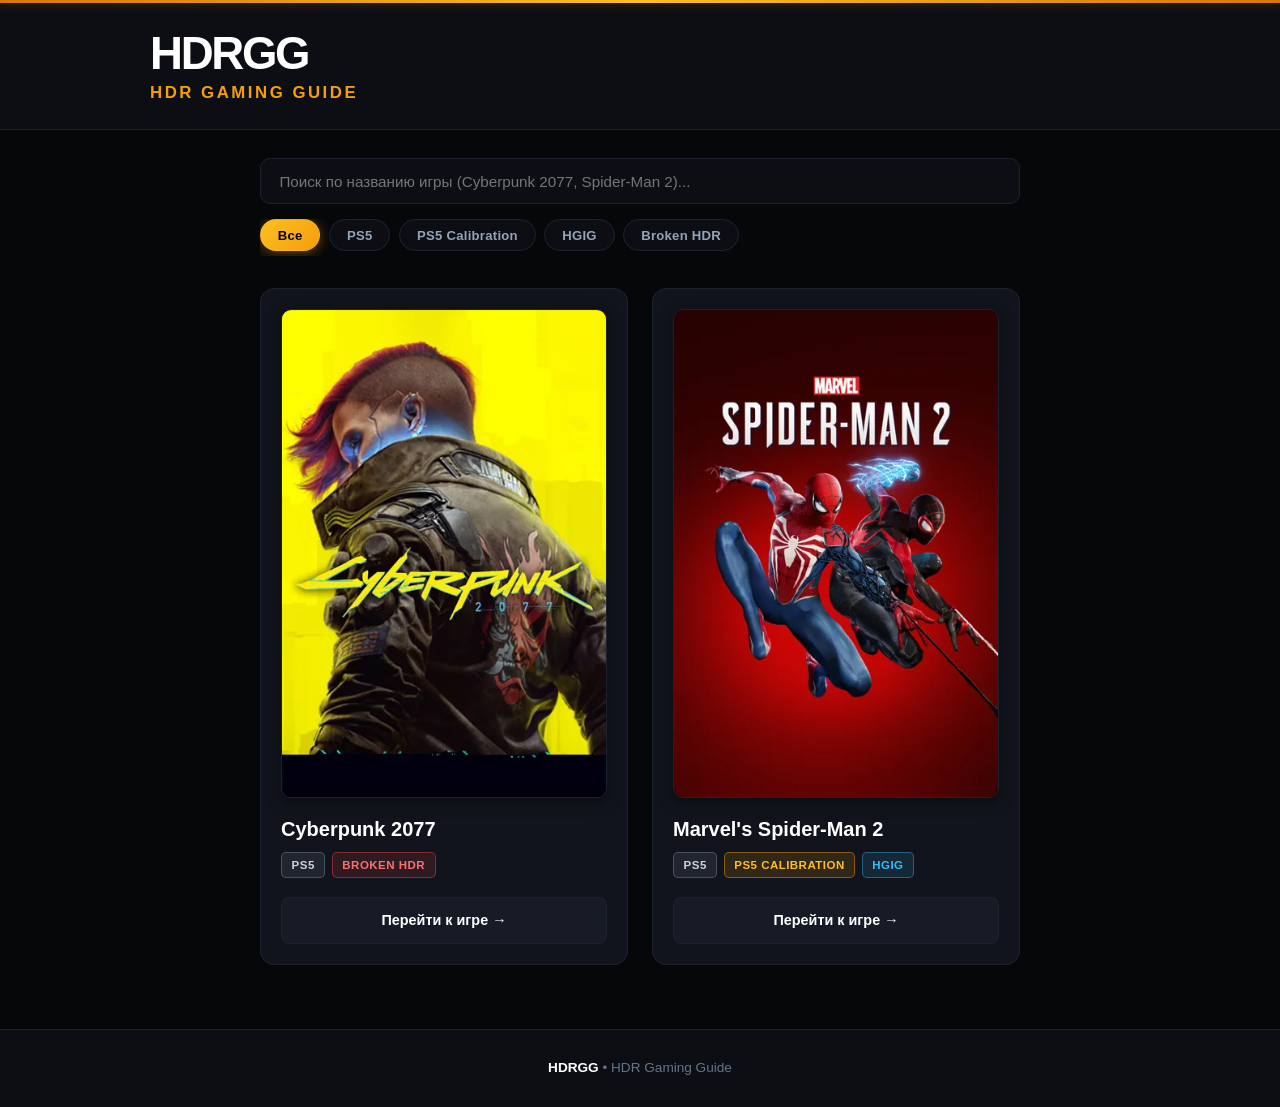
<file: index.html>
<!DOCTYPE html>
<html lang="ru">
<head>
  <meta charset="UTF-8">
  <meta name="viewport" content="width=device-width, initial-scale=1.0">
  <title>HDRGG — HDR Gaming Guide</title>
  <meta name="description" content="HDRGG (HDR Gaming Guide): проверенные настройки HDR, калибровки PS5 и HGiG для игр.">

  <!-- Open Graph -->
  <meta property="og:title" content="HDRGG — HDR Gaming Guide">
  <meta property="og:description" content="HDRGG: калибровка PS5, HGiG и настройки HDR в играх.">
  <meta property="og:type" content="website">

  <link rel="stylesheet" href="style.css">
</head>
<body>

  <!-- Top Accent Edge -->
  <div class="hdr-edge"></div>

  <!-- Single Monolithic Header: HDRGG with HDR Gaming Guide strictly beneath -->
  <header class="header">
    <div class="header-container">
      <div class="brand">
        <h1 class="brand-title">HDRGG</h1>
        <div class="brand-subtitle">HDR Gaming Guide</div>
      </div>
    </div>
  </header>

  <!-- Main Content -->
  <main class="main">
    <!-- Controls: Search & Filters -->
    <div class="controls-panel">
      <input type="text" id="gameSearch" class="search-input" placeholder="Поиск по названию игры (Cyberpunk 2077, Spider-Man 2)..." autocomplete="off">
      <div class="filter-pills">
        <button class="filter-pill active" data-filter="all">Все</button>
        <button class="filter-pill" data-filter="ps5">PS5</button>
        <button class="filter-pill" data-filter="ps5-calibration">PS5 Calibration</button>
        <button class="filter-pill" data-filter="hgig">HGIG</button>
        <button class="filter-pill" data-filter="broken-hdr">Broken HDR</button>
      </div>
    </div>

    <!-- Games Grid (populated from games.json; posters loaded from games/<id>/poster.webp) -->
    <div id="gamesGrid" class="games-grid"></div>

    <!-- Batched Pagination ("Показать ещё" when catalog > 20 games) -->
    <div id="loadMoreWrap" class="load-more-wrap" style="display: none;">
      <button id="loadMoreBtn" class="btn-load-more">Показать ещё</button>
    </div>
  </main>

  <footer class="footer">
    <p><strong>HDRGG</strong> • HDR Gaming Guide</p>
  </footer>

  <script src="app.js" defer></script>
</body>
</html>
</file>
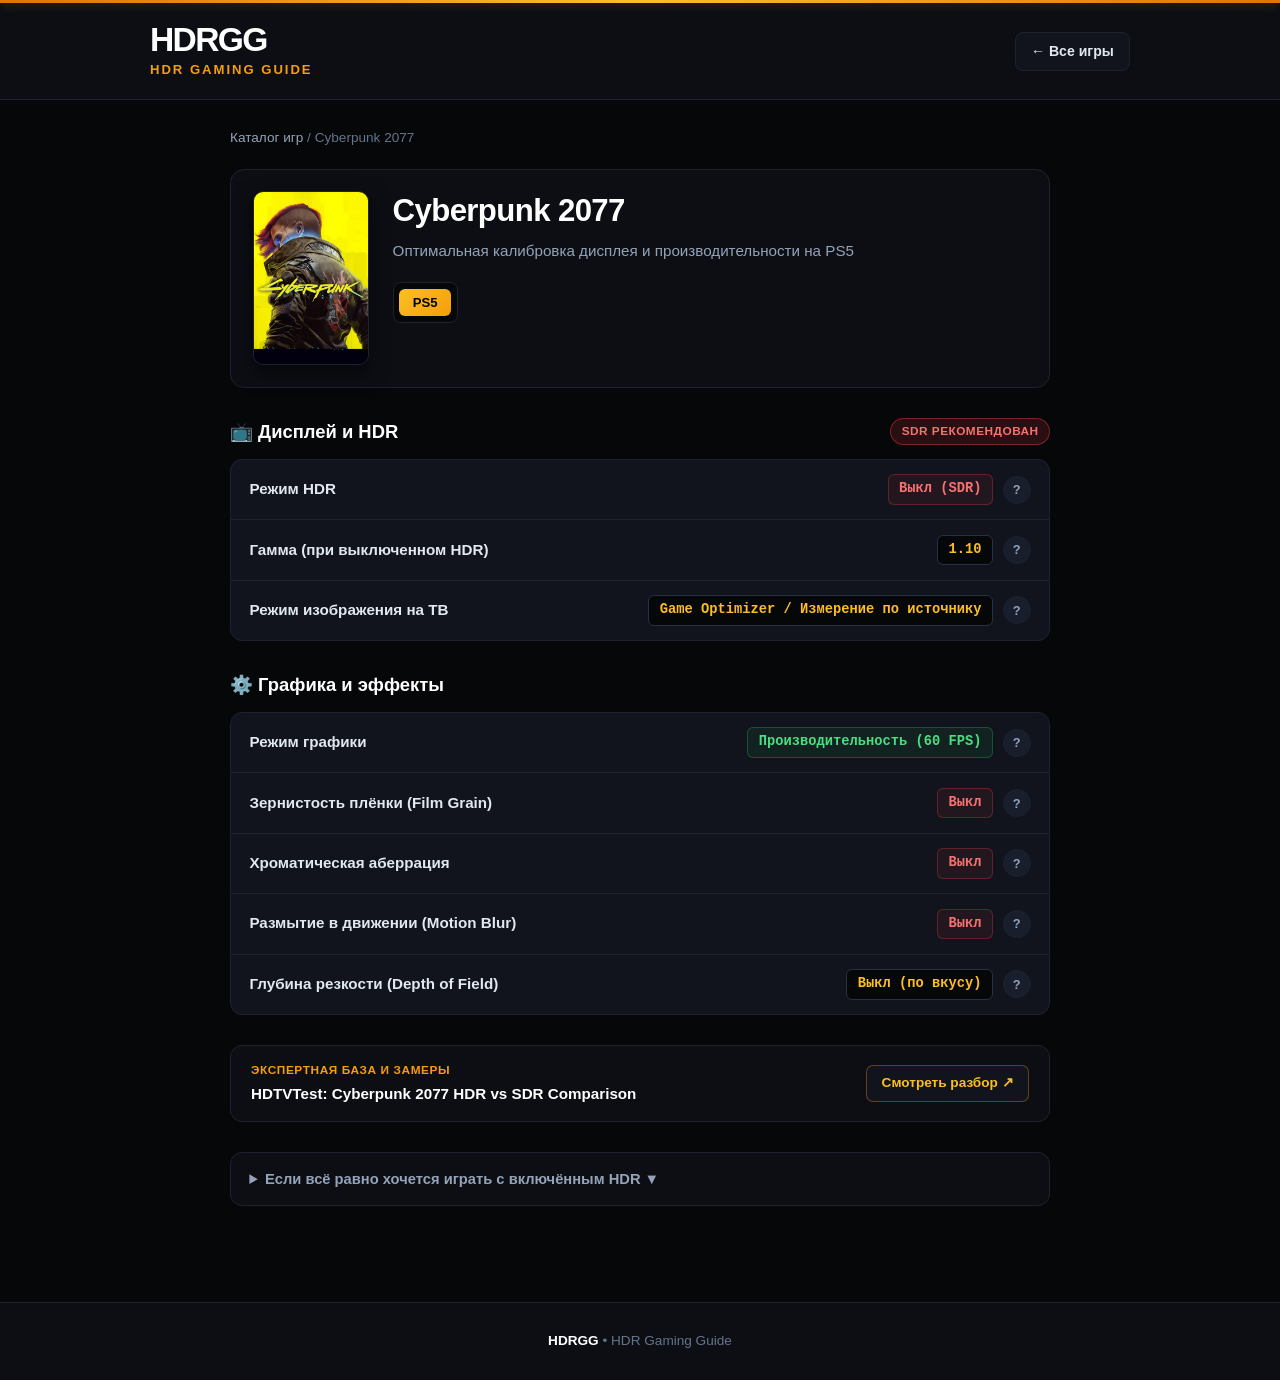
<file: games/cyberpunk-2077/index.html>
<!DOCTYPE html>
<html lang="ru">
<head>
  <meta charset="UTF-8">
  <meta name="viewport" content="width=device-width, initial-scale=1.0">
  <title>Cyberpunk 2077 — Настройки HDR и графики на PS5 | HDRGG</title>
  <meta name="description" content="Cyberpunk 2077: Оптимальная калибровка дисплея и производительности на PS5">

  <!-- Open Graph -->
  <meta property="og:title" content="Cyberpunk 2077 — Настройки HDR и графики на PS5 | HDRGG">
  <meta property="og:description" content="Оптимальная калибровка дисплея и производительности на PS5">
  <meta property="og:type" content="article">

  <link rel="stylesheet" href="../../style.css">
</head>
<body>

  <div class="hdr-edge"></div>

  <header class="header header-compact">
    <div class="header-container">
      <a href="../../" class="brand">
        <div class="brand-title">HDRGG</div>
        <div class="brand-subtitle">HDR Gaming Guide</div>
      </a>
      <a href="../../" class="nav-back">← Все игры</a>
    </div>
  </header>

  <main class="main main-narrow">
    <nav class="breadcrumbs">
      <a href="../../">Каталог игр</a> / <span>Cyberpunk 2077</span>
    </nav>

    <section class="game-hero">
      <div class="game-hero-poster">
        <img src="poster.webp" alt="Cyberpunk 2077" width="400" height="600" decoding="async">
      </div>
      <div class="game-info">
        <h1 class="game-title">Cyberpunk 2077</h1>
        <p class="game-subtitle">Оптимальная калибровка дисплея и производительности на PS5</p>
        <div class="platform-tabs" role="tablist">
          <button class="platform-tab active" data-platform="ps5">PS5</button>
        </div>
      </div>
    </section>

    <section>
      <div class="section-head">
        <h2 class="section-title">📺 Дисплей и HDR</h2>
        <span class="verdict-tag verdict-broken">SDR Рекомендован</span>
      </div>
      <div class="settings-box">
        <div class="setting-row">
          <div class="setting-main">
            <span class="setting-name">Режим HDR</span>
            <div class="setting-action">
              <span class="setting-value val-off">Выкл (SDR)</span>
              <button class="btn-why" title="Почему так?" aria-label="Пояснение к параметру">?</button>
            </div>
          </div>
          <div class="setting-why-panel">
            <strong>Почему выключаем:</strong> В игре нативно поднят уровень чёрного (Black Floor Elevation) — игра не гасит пиксели в темноте. Тени заливает серо-зелёной дымкой даже на OLED. В SDR картинка выдаёт эталонный глубокий чёрный и правильный контраст.
          </div>
        </div>
        <div class="setting-row">
          <div class="setting-main">
            <span class="setting-name">Гамма (при выключенном HDR)</span>
            <div class="setting-action">
              <span class="setting-value">1.10</span>
              <button class="btn-why" title="Почему так?" aria-label="Пояснение к параметру">?</button>
            </div>
          </div>
          <div class="setting-why-panel">
            <strong>Зачем 1.10:</strong> При дефолтном значении 1.00 в SDR слегка давятся околочёрные детали (black crush). 1.10 аккуратно раскрывает полутона в тенях, сохраняя глубокий чёрный.
          </div>
        </div>
        <div class="setting-row">
          <div class="setting-main">
            <span class="setting-name">Режим изображения на ТВ</span>
            <div class="setting-action">
              <span class="setting-value">Game Optimizer / Измерение по источнику</span>
              <button class="btn-why" title="Почему так?" aria-label="Пояснение к параметру">?</button>
            </div>
          </div>
          <div class="setting-why-panel">
            <strong>Почему:</strong> Отключаем динамический контраст и улучшайзеры движения ТВ, чтобы сохранить честную гамму и минимальный input lag.
          </div>
        </div>
      </div>
    </section>

    <section>
      <div class="section-head">
        <h2 class="section-title">⚙️ Графика и эффекты</h2>
        
      </div>
      <div class="settings-box">
        <div class="setting-row">
          <div class="setting-main">
            <span class="setting-name">Режим графики</span>
            <div class="setting-action">
              <span class="setting-value val-on">Производительность (60 FPS)</span>
              <button class="btn-why" title="Почему так?" aria-label="Пояснение к параметру">?</button>
            </div>
          </div>
          <div class="setting-why-panel">
            <strong>Почему 60 FPS:</strong> Режим Ray Tracing снижает частоту до 30 FPS ради локальных теней. В динамичном шутере от первого лица 60 FPS критичны для отзывчивости управления.
          </div>
        </div>
        <div class="setting-row">
          <div class="setting-main">
            <span class="setting-name">Зернистость плёнки (Film Grain)</span>
            <div class="setting-action">
              <span class="setting-value val-off">Выкл</span>
              <button class="btn-why" title="Почему так?" aria-label="Пояснение к параметру">?</button>
            </div>
          </div>
          <div class="setting-why-panel">
            <strong>Почему выключаем:</strong> Убирает искусственный шум на текстурах и делает 4K-картинку чище.
          </div>
        </div>
        <div class="setting-row">
          <div class="setting-main">
            <span class="setting-name">Хроматическая аберрация</span>
            <div class="setting-action">
              <span class="setting-value val-off">Выкл</span>
              <button class="btn-why" title="Почему так?" aria-label="Пояснение к параметру">?</button>
            </div>
          </div>
          <div class="setting-why-panel">
            <strong>Почему выключаем:</strong> Убирает цветные ореолы и размытие по краям кадра.
          </div>
        </div>
        <div class="setting-row">
          <div class="setting-main">
            <span class="setting-name">Размытие в движении (Motion Blur)</span>
            <div class="setting-action">
              <span class="setting-value val-off">Выкл</span>
              <button class="btn-why" title="Почему так?" aria-label="Пояснение к параметру">?</button>
            </div>
          </div>
          <div class="setting-why-panel">
            <strong>Почему выключаем:</strong> Сохраняет чёткость окружения при быстрых поворотах камеры.
          </div>
        </div>
        <div class="setting-row">
          <div class="setting-main">
            <span class="setting-name">Глубина резкости (Depth of Field)</span>
            <div class="setting-action">
              <span class="setting-value">Выкл (по вкусу)</span>
              <button class="btn-why" title="Почему так?" aria-label="Пояснение к параметру">?</button>
            </div>
          </div>
          <div class="setting-why-panel">
            <strong>Почему:</strong> Без размытия заднего плана архитектура Найт-Сити остаётся резкой на любой дистанции.
          </div>
        </div>
      </div>
    </section>

    <div class="source-banner">
      <div class="source-info">
        <span class="source-label">Экспертная база и замеры</span>
        <span class="source-title">HDTVTest: Cyberpunk 2077 HDR vs SDR Comparison</span>
      </div>
      <a href="https://www.youtube.com/watch?v=ms-qPkvpXrQ" target="_blank" rel="noopener noreferrer" class="source-btn">
        Смотреть разбор ↗
      </a>
    </div>
    <details class="alt-details">
      <summary class="alt-summary">Если всё равно хочется играть с включённым HDR ▼</summary>
      <div class="alt-content">
        <div class="settings-box" style="margin-bottom: 0;">
          <div class="setting-row">
            <div class="setting-main">
              <span class="setting-name">Максимальная яркость</span>
              <div class="setting-action">
                <span class="setting-value">800 / 1000 нит</span>
                <button class="btn-why" title="Почему так?">?</button>
              </div>
            </div>
            <div class="setting-why-panel">
              Выставлять строго под паспортный пик вашего ТВ в режиме HGiG (800 нит для LG OLED C-серии, 1000 нит для QD-OLED / Mini-LED).
            </div>
          </div>
          <div class="setting-row">
            <div class="setting-main">
              <span class="setting-name">Paper White (Яркость интерфейса)</span>
              <div class="setting-action">
                <span class="setting-value">120 – 140 нит</span>
                <button class="btn-why" title="Почему так?">?</button>
              </div>
            </div>
            <div class="setting-why-panel">
              Значения выше 150 нит делают интерфейс чрезмерно слепящим в тёмной комнате.
            </div>
          </div>
          <div class="setting-row">
            <div class="setting-main">
              <span class="setting-name">Tone Mapping Midpoint</span>
              <div class="setting-action">
                <span class="setting-value">0.95 (дефолт 1.50)</span>
                <button class="btn-why" title="Почему так?">?</button>
              </div>
            </div>
            <div class="setting-why-panel">
              Опускает средние тона ближе к референсной гамме, частично компенсируя высветленные тени.
            </div>
          </div>
          <div class="setting-row">
            <div class="setting-main">
              <span class="setting-name">Режим Tone Mapping на ТВ</span>
              <div class="setting-action">
                <span class="setting-value">HGiG (DTM = Выкл)</span>
                <button class="btn-why" title="Почему так?">?</button>
              </div>
            </div>
            <div class="setting-why-panel">
              Отключаем Dynamic Tone Mapping на телевизоре, чтобы ТВ дополнительно не задирал уровень чёрного.
            </div>
          </div>
        </div>
      </div>
    </details>
  </main>

  <footer class="footer">
    <p><strong>HDRGG</strong> • HDR Gaming Guide</p>
  </footer>

  <button id="backToTop" class="back-to-top" title="Наверх" aria-label="Наверх">↑</button>

  <script src="../../game.js" defer></script>
</body>
</html>
</file>
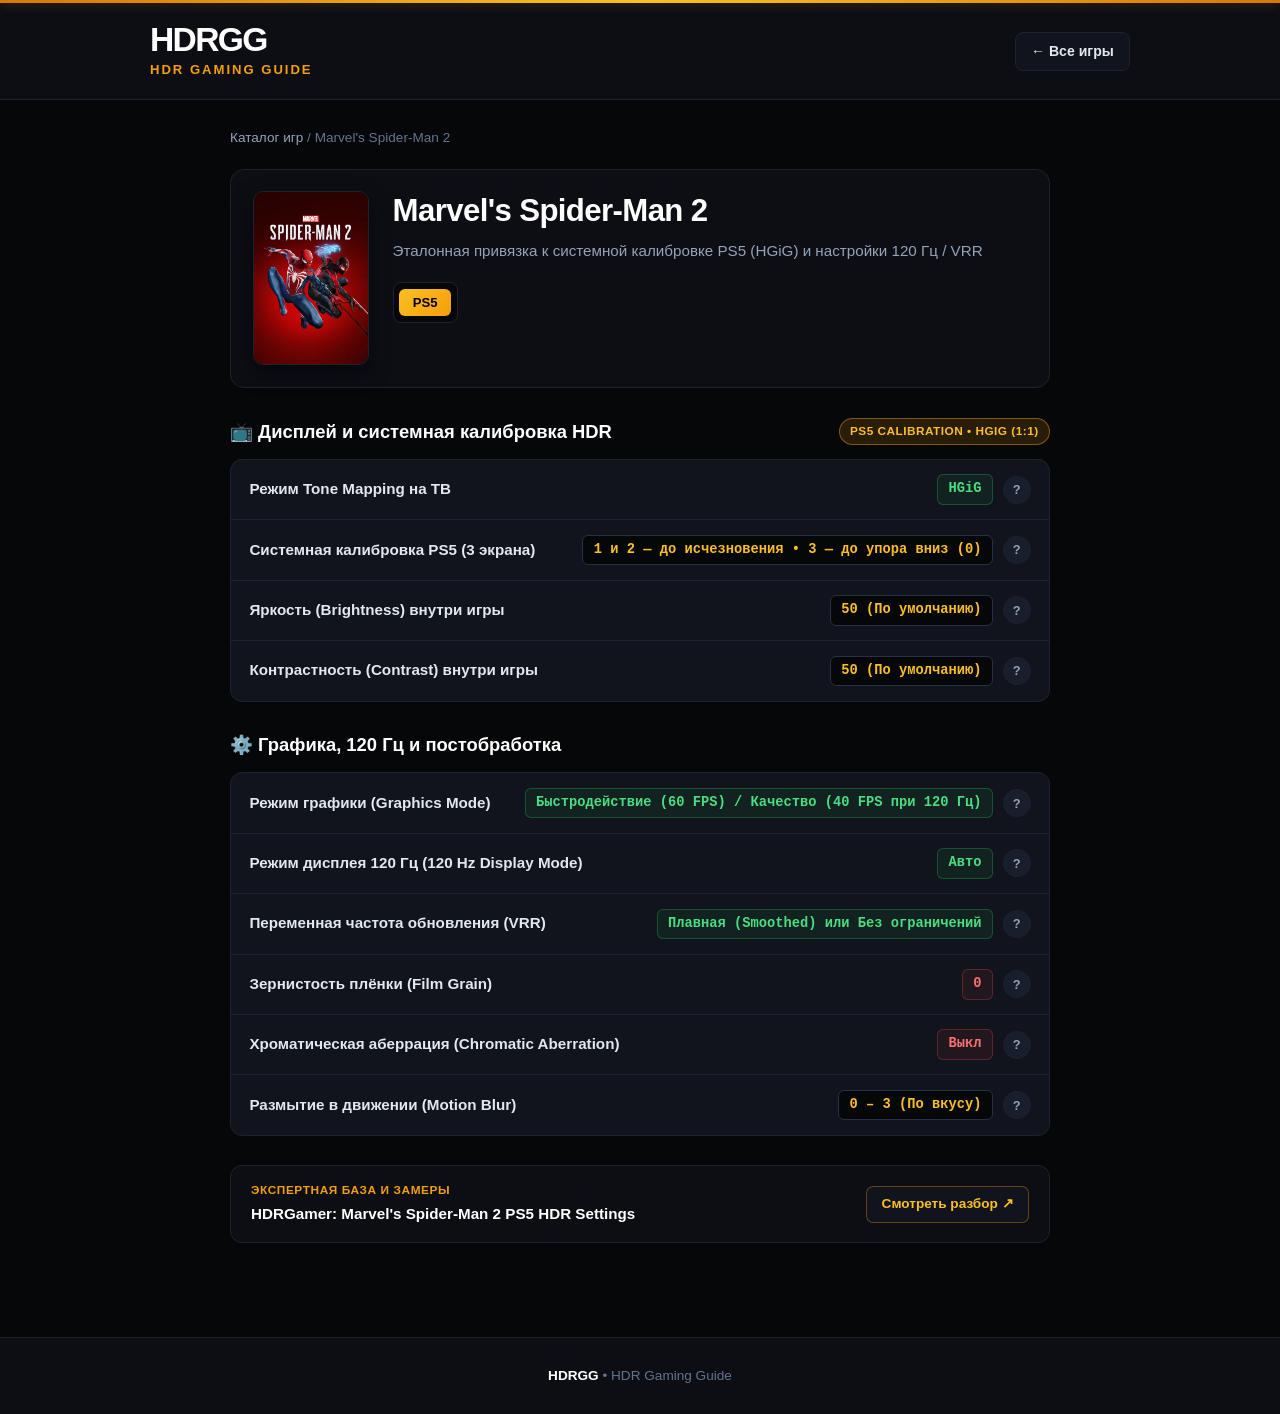
<file: games/spiderman-2/index.html>
<!DOCTYPE html>
<html lang="ru">
<head>
  <meta charset="UTF-8">
  <meta name="viewport" content="width=device-width, initial-scale=1.0">
  <title>Marvel's Spider-Man 2 — Настройки HDR и графики на PS5 | HDRGG</title>
  <meta name="description" content="Marvel's Spider-Man 2: Эталонная привязка к системной калибровке PS5 (HGiG) и настройки 120 Гц / VRR">

  <!-- Open Graph -->
  <meta property="og:title" content="Marvel's Spider-Man 2 — Настройки HDR и графики на PS5 | HDRGG">
  <meta property="og:description" content="Эталонная привязка к системной калибровке PS5 (HGiG) и настройки 120 Гц / VRR">
  <meta property="og:type" content="article">

  <link rel="stylesheet" href="../../style.css">
</head>
<body>

  <div class="hdr-edge"></div>

  <header class="header header-compact">
    <div class="header-container">
      <a href="../../" class="brand">
        <div class="brand-title">HDRGG</div>
        <div class="brand-subtitle">HDR Gaming Guide</div>
      </a>
      <a href="../../" class="nav-back">← Все игры</a>
    </div>
  </header>

  <main class="main main-narrow">
    <nav class="breadcrumbs">
      <a href="../../">Каталог игр</a> / <span>Marvel's Spider-Man 2</span>
    </nav>

    <section class="game-hero">
      <div class="game-hero-poster">
        <img src="poster.webp" alt="Marvel's Spider-Man 2" width="400" height="600" decoding="async">
      </div>
      <div class="game-info">
        <h1 class="game-title">Marvel's Spider-Man 2</h1>
        <p class="game-subtitle">Эталонная привязка к системной калибровке PS5 (HGiG) и настройки 120 Гц / VRR</p>
        <div class="platform-tabs" role="tablist">
          <button class="platform-tab active" data-platform="ps5">PS5</button>
        </div>
      </div>
    </section>

    <section>
      <div class="section-head">
        <h2 class="section-title">📺 Дисплей и системная калибровка HDR</h2>
        <span class="verdict-tag verdict-gold">PS5 Calibration • HGiG (1:1)</span>
      </div>
      <div class="settings-box">
        <div class="setting-row">
          <div class="setting-main">
            <span class="setting-name">Режим Tone Mapping на ТВ</span>
            <div class="setting-action">
              <span class="setting-value val-on">HGiG</span>
              <button class="btn-why" title="Почему так?" aria-label="Пояснение к параметру">?</button>
            </div>
          </div>
          <div class="setting-why-panel">
            <strong>Правило PS5 Calibration = HGiG:</strong> Движок Insomniac напрямую считывает параметры системного меню «Настройка HDR» консоли PS5. Включите HGiG на телевизоре перед калибровкой консоли для точной передачи светлых бликов без клиппинга.
          </div>
        </div>
        <div class="setting-row">
          <div class="setting-main">
            <span class="setting-name">Системная калибровка PS5 (3 экрана)</span>
            <div class="setting-action">
              <span class="setting-value">1 и 2 — до исчезновения • 3 — до упора вниз (0)</span>
              <button class="btn-why" title="Почему так?" aria-label="Пояснение к параметру">?</button>
            </div>
          </div>
          <div class="setting-why-panel">
            <strong>Почему так:</strong> На 1-м и 2-м экранах доведите солнце ровно до грани исчезновения при включённом HGiG. На 3-м экране (уровень чёрного) опустите ползунок в самый низ для чистого нулевого чёрного на OLED.
          </div>
        </div>
        <div class="setting-row">
          <div class="setting-main">
            <span class="setting-name">Яркость (Brightness) внутри игры</span>
            <div class="setting-action">
              <span class="setting-value">50 (По умолчанию)</span>
              <button class="btn-why" title="Почему так?" aria-label="Пояснение к параметру">?</button>
            </div>
          </div>
          <div class="setting-why-panel">
            <strong>Почему не трогаем:</strong> Ползунок меняет только общую экспозицию средних тонов (Paper White), а не пиковую яркость. Значение 50 сохраняет авторский баланс дня и ночи.
          </div>
        </div>
        <div class="setting-row">
          <div class="setting-main">
            <span class="setting-name">Контрастность (Contrast) внутри игры</span>
            <div class="setting-action">
              <span class="setting-value">50 (По умолчанию)</span>
              <button class="btn-why" title="Почему так?" aria-label="Пояснение к параметру">?</button>
            </div>
          </div>
          <div class="setting-why-panel">
            <strong>Почему 50:</strong> Повышение контраста выше 50 начинает давить детали в глубоких тенях и клипповать яркие неоновые вывески.
          </div>
        </div>
      </div>
    </section>

    <section>
      <div class="section-head">
        <h2 class="section-title">⚙️ Графика, 120 Гц и постобработка</h2>
        
      </div>
      <div class="settings-box">
        <div class="setting-row">
          <div class="setting-main">
            <span class="setting-name">Режим графики (Graphics Mode)</span>
            <div class="setting-action">
              <span class="setting-value val-on">Быстродействие (60 FPS) / Качество (40 FPS при 120 Гц)</span>
              <button class="btn-why" title="Почему так?" aria-label="Пояснение к параметру">?</button>
            </div>
          </div>
          <div class="setting-why-panel">
            <strong>Почему:</strong> В игре аппаратная трассировка лучей включена во всех режимах. На ТВ с HDMI 2.1 (120 Гц) режим «Качество» работает при плавных 40 FPS, а «Быстродействие» выдаёт 60+ FPS.
          </div>
        </div>
        <div class="setting-row">
          <div class="setting-main">
            <span class="setting-name">Режим дисплея 120 Гц (120 Hz Display Mode)</span>
            <div class="setting-action">
              <span class="setting-value val-on">Авто</span>
              <button class="btn-why" title="Почему так?" aria-label="Пояснение к параметру">?</button>
            </div>
          </div>
          <div class="setting-why-panel">
            <strong>Зачем включать:</strong> Активирует вывод в контейнере 120 Гц, снижая задержку ввода и открывая режим 40 FPS в пресете «Качество».
          </div>
        </div>
        <div class="setting-row">
          <div class="setting-main">
            <span class="setting-name">Переменная частота обновления (VRR)</span>
            <div class="setting-action">
              <span class="setting-value val-on">Плавная (Smoothed) или Без ограничений</span>
              <button class="btn-why" title="Почему так?" aria-label="Пояснение к параметру">?</button>
            </div>
          </div>
          <div class="setting-why-panel">
            <strong>Почему:</strong> Убирает микрофризы при полётах на паутине над плотным трафиком Манхэттена.
          </div>
        </div>
        <div class="setting-row">
          <div class="setting-main">
            <span class="setting-name">Зернистость плёнки (Film Grain)</span>
            <div class="setting-action">
              <span class="setting-value val-off">0</span>
              <button class="btn-why" title="Почему так?" aria-label="Пояснение к параметру">?</button>
            </div>
          </div>
          <div class="setting-why-panel">
            <strong>Почему 0:</strong> Полностью убирает искусственный шум в ночных сценах и делает отражения на небоскрёбах идеально чистыми.
          </div>
        </div>
        <div class="setting-row">
          <div class="setting-main">
            <span class="setting-name">Хроматическая аберрация (Chromatic Aberration)</span>
            <div class="setting-action">
              <span class="setting-value val-off">Выкл</span>
              <button class="btn-why" title="Почему так?" aria-label="Пояснение к параметру">?</button>
            </div>
          </div>
          <div class="setting-why-panel">
            <strong>Почему выключаем:</strong> Избавляет контуры объектов на периферии экрана от цветного расслоения.
          </div>
        </div>
        <div class="setting-row">
          <div class="setting-main">
            <span class="setting-name">Размытие в движении (Motion Blur)</span>
            <div class="setting-action">
              <span class="setting-value">0 – 3 (По вкусу)</span>
              <button class="btn-why" title="Почему так?" aria-label="Пояснение к параметру">?</button>
            </div>
          </div>
          <div class="setting-why-panel">
            <strong>Почему:</strong> В Spider-Man 2 качественный пообъектный моушн-блюр, но на OLED-экранах при 60–120 Гц значения 0–3 дают лучшую читаемость во время полётов.
          </div>
        </div>
      </div>
    </section>

    <div class="source-banner">
      <div class="source-info">
        <span class="source-label">Экспертная база и замеры</span>
        <span class="source-title">HDRGamer: Marvel's Spider-Man 2 PS5 HDR Settings</span>
      </div>
      <a href="https://www.hdrgamer.com/2023/10/marvels-spider-man-2-hdr-settings.html" target="_blank" rel="noopener noreferrer" class="source-btn">
        Смотреть разбор ↗
      </a>
    </div>
  </main>

  <footer class="footer">
    <p><strong>HDRGG</strong> • HDR Gaming Guide</p>
  </footer>

  <button id="backToTop" class="back-to-top" title="Наверх" aria-label="Наверх">↑</button>

  <script src="../../game.js" defer></script>
</body>
</html>
</file>
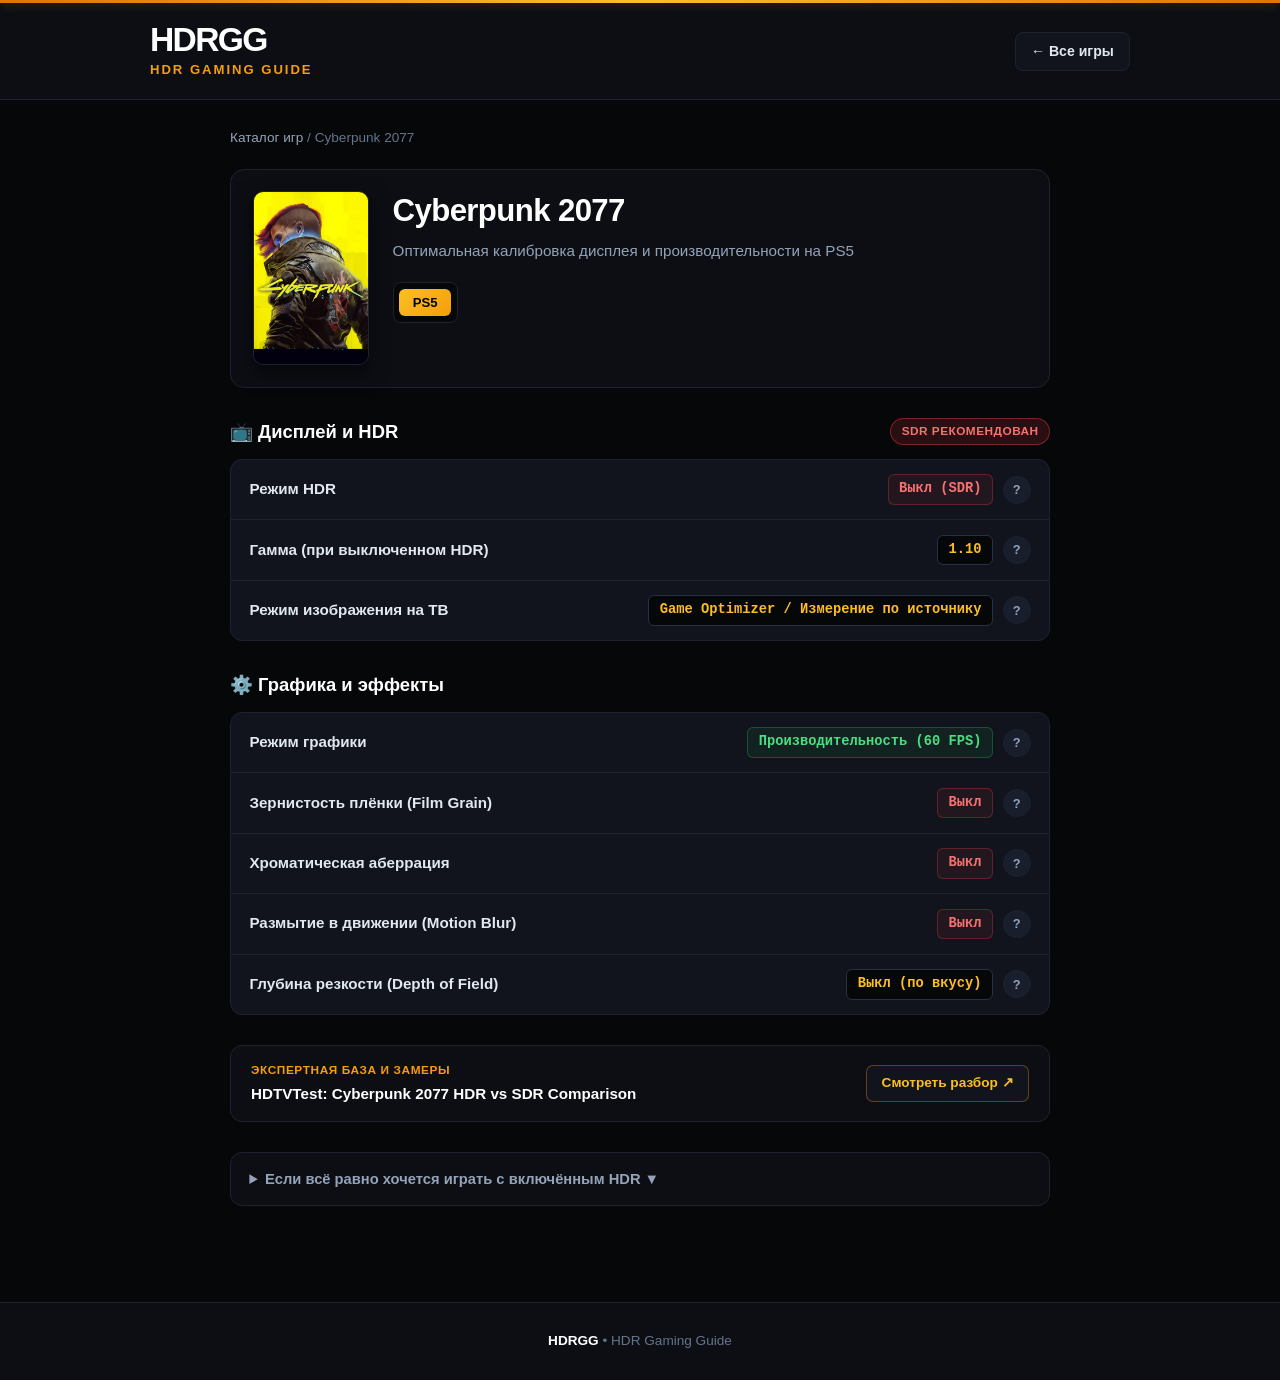
<file: game.html>
<!DOCTYPE html>
<html lang="ru">
<head>
  <meta charset="UTF-8">
  <meta name="viewport" content="width=device-width, initial-scale=1.0">
  <title>HDRGG — Настройки игры</title>
  <meta name="description" content="HDRGG (HDR Gaming Guide): оптимальные настройки HDR и графики для PS5.">
  <link rel="stylesheet" href="style.css">
</head>
<body>

  <div class="hdr-edge"></div>

  <header class="header header-compact">
    <div class="header-container">
      <a href="./" class="brand">
        <div class="brand-title">HDRGG</div>
        <div class="brand-subtitle">HDR Gaming Guide</div>
      </a>
      <a href="./" class="nav-back">← Все игры</a>
    </div>
  </header>

  <main id="dynamicGameRoot" class="main main-narrow"></main>

  <footer class="footer">
    <p><strong>HDRGG</strong> • HDR Gaming Guide</p>
  </footer>

  <button id="backToTop" class="back-to-top" title="Наверх" aria-label="Наверх">↑</button>

  <script src="game.js" defer></script>
</body>
</html>
</file>
<file: style.css>
/* ==========================================================================
   HDRGG — HDR Gaming Guide
   Authentic HDR Theme (OLED Pitch Black & HDR Gold — Strictly Zero Purple)
   Shared stylesheet for Catalog (index.html) and Game Pages (games/<id>/index.html)
   ========================================================================== */

:root {
  --bg-black: #060709;
  --bg-surface: #0c0e14;
  --bg-card: #11141c;
  --bg-card-hover: #161b25;
  --border-subtle: #1c2230;

  /* HDR Gold & Semantic Accents */
  --hdr-gold: #f59e0b;
  --hdr-gold-bright: #fbbf24;
  --hdr-cyan: #38bdf8;
  --hdr-green: #22c55e;
  --hdr-red: #ef4444;

  --text-white: #ffffff;
  --text-main: #e2e8f0;
  --text-muted: #94a3b8;
  --text-dim: #64748b;

  --font-sans: -apple-system, BlinkMacSystemFont, "Segoe UI", Roboto, "Helvetica Neue", Arial, sans-serif;
  --font-mono: ui-monospace, SFMono-Regular, Menlo, Consolas, monospace;
}

* {
  box-sizing: border-box;
  margin: 0;
  padding: 0;
}

html, body {
  background-color: #060709;
  background-color: var(--bg-black, #060709);
  color: #e2e8f0;
  color: var(--text-main, #e2e8f0);
  font-family: var(--font-sans);
  line-height: 1.5;
  min-height: 100vh;
  display: flex;
  flex-direction: column;
  -webkit-font-smoothing: antialiased;
}

a {
  color: var(--hdr-gold-bright);
  text-decoration: none;
  transition: color 0.15s ease;
}

a:hover {
  color: var(--hdr-gold);
}

/* Top Ambient Gold Edge */
.hdr-edge {
  height: 3px;
  width: 100%;
  background: linear-gradient(90deg, #d97706, #fbbf24, #d97706);
  position: sticky;
  top: 0;
  z-index: 60;
  box-shadow: 0 0 12px rgba(245, 158, 11, 0.4);
}

/* Monolithic Header — Zero Duplication */
.header {
  background: var(--bg-surface);
  border-bottom: 1px solid var(--border-subtle);
  padding: 1.75rem 1.25rem 1.5rem;
}

.header-compact {
  padding: 1.25rem 1.25rem;
}

.header-container {
  max-width: 980px;
  margin: 0 auto;
  display: flex;
  align-items: center;
  justify-content: space-between;
  gap: 1rem;
}

.brand {
  display: flex;
  flex-direction: column;
  gap: 0.2rem;
  text-decoration: none !important;
}

.brand-title {
  font-size: 2.85rem;
  font-weight: 900;
  letter-spacing: -0.05em;
  color: var(--text-white);
  line-height: 1;
}

.header-compact .brand-title {
  font-size: 2.1rem;
}

.brand-subtitle {
  font-size: 1.05rem;
  font-weight: 800;
  color: var(--hdr-gold);
  text-transform: uppercase;
  letter-spacing: 0.15em;
}

.header-compact .brand-subtitle {
  font-size: 0.82rem;
}

.nav-back {
  display: inline-flex;
  align-items: center;
  gap: 0.4rem;
  background: var(--bg-card);
  color: var(--text-main);
  border: 1px solid var(--border-subtle);
  padding: 0.5rem 0.95rem;
  border-radius: 8px;
  font-size: 0.88rem;
  font-weight: 700;
  transition: all 0.16s ease;
}

.nav-back:hover {
  border-color: var(--hdr-gold);
  color: var(--text-white);
  background: var(--bg-card-hover);
}

/* Main Container */
.main {
  max-width: 980px;
  margin: 0 auto;
  padding: 1.75rem 1.25rem 4rem;
  flex: 1;
  width: 100%;
}

.main-narrow {
  max-width: 860px;
}

/* ==========================================================================
   Catalog Controls: Search & Filter Pills
   ========================================================================== */
.controls-panel {
  max-width: 760px;
  margin: 0 auto 2rem;
  display: flex;
  flex-direction: column;
  gap: 0.95rem;
}

.search-input {
  width: 100%;
  background: var(--bg-surface);
  border: 1px solid var(--border-subtle);
  color: var(--text-white);
  padding: 0.85rem 1.15rem;
  border-radius: 10px;
  font-size: 0.95rem;
  outline: none;
  transition: all 0.2s ease;
}

.search-input:focus {
  border-color: var(--hdr-gold);
  box-shadow: 0 0 16px rgba(245, 158, 11, 0.2);
  background: #0f121a;
}

.filter-pills {
  display: flex;
  gap: 0.55rem;
  overflow-x: auto;
  padding-bottom: 0.35rem;
  scrollbar-width: thin;
}

.filter-pill {
  background: var(--bg-surface);
  color: var(--text-muted);
  border: 1px solid var(--border-subtle);
  padding: 0.45rem 1.05rem;
  border-radius: 999px;
  font-size: 0.82rem;
  font-weight: 700;
  cursor: pointer;
  white-space: nowrap;
  transition: all 0.16s ease;
  letter-spacing: 0.02em;
}

.filter-pill:hover {
  border-color: var(--hdr-gold);
  color: var(--text-white);
  transform: translateY(-1px);
}

.filter-pill.active {
  background: linear-gradient(135deg, #fbbf24, #f59e0b);
  color: #000000;
  border-color: transparent;
  box-shadow: 0 2px 14px rgba(245, 158, 11, 0.4);
}

/* ==========================================================================
   Games Grid & Ultra-Clean Cards (Zero Descriptions)
   ========================================================================== */
.games-grid {
  max-width: 760px;
  margin: 0 auto;
  display: grid;
  grid-template-columns: repeat(auto-fit, minmax(300px, 1fr));
  gap: 1.5rem;
}

.game-card {
  background: var(--bg-card);
  border: 1px solid var(--border-subtle);
  border-radius: 14px;
  padding: 1.25rem;
  display: flex;
  flex-direction: column;
  justify-content: space-between;
  gap: 1.15rem;
  transition: transform 0.18s ease, border-color 0.18s ease, box-shadow 0.18s ease, background 0.18s ease;
  position: relative;
  overflow: hidden;
}

.game-card::before {
  content: "";
  position: absolute;
  top: 0;
  left: 0;
  right: 0;
  height: 2px;
  background: linear-gradient(90deg, #f59e0b, #d97706);
  opacity: 0;
  transition: opacity 0.2s ease;
}

.game-card:hover {
  transform: translateY(-3px);
  border-color: rgba(245, 158, 11, 0.45);
  background: var(--bg-card-hover);
  box-shadow: 0 10px 30px rgba(0, 0, 0, 0.6), 0 0 16px rgba(245, 158, 11, 0.1);
}

.game-card:hover::before {
  opacity: 1;
}

.poster-box {
  width: 100%;
  aspect-ratio: 2 / 3;
  border-radius: 10px;
  overflow: hidden;
  background: #090c12;
  border: 1px solid var(--border-subtle);
  box-shadow: 0 4px 16px rgba(0, 0, 0, 0.4);
  display: flex;
  align-items: center;
  justify-content: center;
}

.game-poster {
  width: 100%;
  height: 100%;
  object-fit: cover;
  display: block;
  transition: transform 0.25s ease;
}

.game-card:hover .game-poster {
  transform: scale(1.02);
}

.game-header {
  display: flex;
  flex-direction: column;
  gap: 0.65rem;
}

.game-title {
  font-size: 1.25rem;
  font-weight: 800;
  color: var(--text-white);
  line-height: 1.25;
}

.badges-row {
  display: flex;
  flex-wrap: wrap;
  gap: 0.4rem;
}

.badge {
  font-size: 0.72rem;
  font-weight: 800;
  padding: 0.22rem 0.6rem;
  border-radius: 5px;
  text-transform: uppercase;
  letter-spacing: 0.04em;
}

.badge-ps5 {
  background: rgba(148, 163, 184, 0.12);
  border: 1px solid rgba(148, 163, 184, 0.35);
  color: #cbd5e1;
}

.badge-calibration {
  background: rgba(245, 158, 11, 0.14);
  border: 1px solid rgba(245, 158, 11, 0.45);
  color: var(--hdr-gold-bright);
}

.badge-hgig {
  background: rgba(56, 189, 248, 0.12);
  border: 1px solid rgba(56, 189, 248, 0.4);
  color: var(--hdr-cyan);
}

.badge-broken {
  background: rgba(239, 68, 68, 0.14);
  border: 1px solid rgba(239, 68, 68, 0.45);
  color: #f87171;
}

.card-action {
  margin-top: auto;
}

.btn-game-open {
  display: flex;
  align-items: center;
  justify-content: center;
  gap: 0.4rem;
  width: 100%;
  background: #161b26;
  color: var(--text-white);
  border: 1px solid var(--border-subtle);
  padding: 0.75rem 1rem;
  border-radius: 8px;
  font-size: 0.9rem;
  font-weight: 700;
  transition: all 0.16s ease;
  text-align: center;
}

.btn-game-open:hover {
  background: linear-gradient(135deg, #fbbf24, #f59e0b);
  color: #000000;
  border-color: transparent;
  text-decoration: none;
  box-shadow: 0 4px 14px rgba(245, 158, 11, 0.35);
}

/* Batch Pagination ("Показать ещё") & Empty State */
.load-more-wrap {
  max-width: 760px;
  margin: 2rem auto 0;
  text-align: center;
}

.btn-load-more {
  background: var(--bg-surface);
  color: var(--hdr-gold-bright);
  border: 1px solid rgba(245, 158, 11, 0.4);
  padding: 0.75rem 1.75rem;
  border-radius: 10px;
  font-size: 0.9rem;
  font-weight: 800;
  cursor: pointer;
  transition: all 0.16s ease;
}

.btn-load-more:hover {
  background: linear-gradient(135deg, #fbbf24, #f59e0b);
  color: #000000;
  border-color: transparent;
  box-shadow: 0 4px 14px rgba(245, 158, 11, 0.35);
}

.empty-state {
  grid-column: 1 / -1;
  text-align: center;
  padding: 3rem 1.5rem;
  background: var(--bg-surface);
  border: 1px solid var(--border-subtle);
  border-radius: 12px;
  color: var(--text-muted);
}

/* ==========================================================================
   Game Subpage Styles (games/<id>/index.html & game.html)
   ========================================================================== */
.breadcrumbs {
  margin-bottom: 1.25rem;
  font-size: 0.85rem;
  color: var(--text-dim);
}

.breadcrumbs a {
  color: var(--text-muted);
}

.breadcrumbs a:hover {
  color: var(--hdr-gold-bright);
}

.game-hero {
  display: flex;
  gap: 1.5rem;
  margin-bottom: 1.85rem;
  align-items: flex-start;
  background: var(--bg-surface);
  border: 1px solid var(--border-subtle);
  border-radius: 14px;
  padding: 1.35rem;
}

.game-hero-poster {
  width: 116px;
  aspect-ratio: 2 / 3;
  border-radius: 10px;
  overflow: hidden;
  border: 1px solid var(--border-subtle);
  flex-shrink: 0;
  background: #090c12;
  box-shadow: 0 8px 20px rgba(0, 0, 0, 0.5);
}

.game-hero-poster img {
  width: 100%;
  height: 100%;
  object-fit: cover;
  display: block;
}

.game-info {
  flex: 1;
  display: flex;
  flex-direction: column;
  gap: 0.6rem;
}

.game-info .game-title {
  font-size: 1.95rem;
  font-weight: 900;
  letter-spacing: -0.02em;
  color: var(--text-white);
}

.game-subtitle {
  color: var(--text-muted);
  font-size: 0.95rem;
  margin-bottom: 0.35rem;
}

.platform-tabs {
  display: flex;
  gap: 0.45rem;
  background: var(--bg-black);
  padding: 0.35rem;
  border-radius: 8px;
  border: 1px solid var(--border-subtle);
  width: fit-content;
  margin-top: 0.25rem;
}

.platform-tab {
  background: transparent;
  color: var(--text-muted);
  border: none;
  font-size: 0.82rem;
  font-weight: 700;
  padding: 0.4rem 0.85rem;
  border-radius: 6px;
  cursor: pointer;
  transition: all 0.15s ease;
}

.platform-tab:hover {
  color: var(--text-white);
}

.platform-tab.active {
  background: linear-gradient(135deg, #fbbf24, #f59e0b);
  color: #000000;
  font-weight: 800;
}

.section-head {
  display: flex;
  align-items: center;
  justify-content: space-between;
  flex-wrap: wrap;
  gap: 0.5rem;
  margin-bottom: 0.85rem;
  margin-top: 1.6rem;
}

.section-title {
  font-size: 1.15rem;
  font-weight: 800;
  color: var(--text-white);
  display: flex;
  align-items: center;
  gap: 0.5rem;
}

.verdict-tag {
  font-size: 0.74rem;
  font-weight: 800;
  padding: 0.24rem 0.65rem;
  border-radius: 999px;
  text-transform: uppercase;
  letter-spacing: 0.04em;
}

.verdict-broken {
  background: rgba(239, 68, 68, 0.15);
  border: 1px solid rgba(239, 68, 68, 0.4);
  color: #f87171;
}

.verdict-gold {
  background: rgba(245, 158, 11, 0.15);
  border: 1px solid rgba(245, 158, 11, 0.45);
  color: var(--hdr-gold-bright);
}

.settings-box {
  background: var(--bg-card);
  border: 1px solid var(--border-subtle);
  border-radius: 12px;
  overflow: hidden;
  margin-bottom: 1.85rem;
}

.setting-row {
  border-bottom: 1px solid var(--border-subtle);
  transition: background 0.15s ease;
}

.setting-row:last-child {
  border-bottom: none;
}

.setting-main {
  display: flex;
  align-items: center;
  justify-content: space-between;
  padding: 0.9rem 1.15rem;
  gap: 0.75rem;
}

.setting-name {
  font-size: 0.95rem;
  font-weight: 600;
  color: var(--text-main);
  flex: 1;
}

.setting-action {
  display: flex;
  align-items: center;
  gap: 0.6rem;
}

.setting-value {
  font-family: var(--font-mono);
  font-weight: 700;
  font-size: 0.86rem;
  padding: 0.25rem 0.65rem;
  border-radius: 6px;
  background: var(--bg-black);
  border: 1px solid #283044;
  color: var(--hdr-gold-bright);
  white-space: nowrap;
}

.setting-value.val-off {
  color: #f87171;
  background: rgba(239, 68, 68, 0.08);
  border-color: rgba(239, 68, 68, 0.3);
}

.setting-value.val-on {
  color: #4ade80;
  background: rgba(34, 197, 94, 0.08);
  border-color: rgba(34, 197, 94, 0.3);
}

.btn-why {
  background: #181e2c;
  color: var(--text-muted);
  border: 1px solid var(--border-subtle);
  width: 28px;
  height: 28px;
  border-radius: 50%;
  font-size: 0.8rem;
  font-weight: 800;
  cursor: pointer;
  display: inline-flex;
  align-items: center;
  justify-content: center;
  transition: all 0.15s ease;
  flex-shrink: 0;
}

.btn-why:hover,
.btn-why.active {
  background: var(--hdr-gold-bright);
  color: #000000;
  border-color: var(--hdr-gold-bright);
}

.setting-why-panel {
  display: none;
  background: var(--bg-surface);
  border-top: 1px dashed var(--border-subtle);
  padding: 0.8rem 1.15rem;
  font-size: 0.88rem;
  color: #cbd5e1;
  line-height: 1.5;
}

.setting-why-panel.open {
  display: block;
}

.setting-why-panel strong {
  color: var(--hdr-gold-bright);
}

.source-banner {
  background: var(--bg-surface);
  border: 1px solid var(--border-subtle);
  border-radius: 12px;
  padding: 1rem 1.25rem;
  display: flex;
  align-items: center;
  justify-content: space-between;
  flex-wrap: wrap;
  gap: 0.75rem;
  margin-bottom: 1.85rem;
}

.source-info {
  display: flex;
  flex-direction: column;
  gap: 0.2rem;
}

.source-label {
  font-size: 0.74rem;
  text-transform: uppercase;
  color: var(--hdr-gold);
  font-weight: 800;
  letter-spacing: 0.05em;
}

.source-title {
  font-size: 0.95rem;
  font-weight: 700;
  color: var(--text-white);
}

.source-btn {
  display: inline-flex;
  align-items: center;
  gap: 0.4rem;
  background: var(--bg-card);
  color: var(--hdr-gold-bright);
  border: 1px solid rgba(245, 158, 11, 0.35);
  padding: 0.45rem 0.9rem;
  border-radius: 7px;
  font-size: 0.85rem;
  font-weight: 700;
  transition: all 0.15s ease;
}

.source-btn:hover {
  background: linear-gradient(135deg, #fbbf24, #f59e0b);
  color: #000000;
  border-color: transparent;
}

.alt-details {
  border: 1px solid var(--border-subtle);
  border-radius: 12px;
  background: var(--bg-surface);
  overflow: hidden;
  margin-bottom: 2rem;
}

.alt-summary {
  padding: 0.95rem 1.15rem;
  cursor: pointer;
  font-weight: 700;
  font-size: 0.92rem;
  color: var(--text-muted);
  user-select: none;
}

.alt-summary:hover {
  color: var(--text-white);
}

.alt-content {
  padding: 0 1.15rem 1.15rem;
}

/* Footer & Back-to-top */
.footer {
  border-top: 1px solid var(--border-subtle);
  background: var(--bg-surface);
  padding: 1.75rem 1.25rem;
  text-align: center;
  color: var(--text-dim);
  font-size: 0.85rem;
}

.footer strong {
  color: var(--text-white);
}

.back-to-top {
  position: fixed;
  bottom: 1.5rem;
  right: 1.5rem;
  background: var(--bg-card);
  border: 1px solid var(--border-subtle);
  color: var(--text-white);
  width: 42px;
  height: 42px;
  border-radius: 50%;
  display: flex;
  align-items: center;
  justify-content: center;
  cursor: pointer;
  opacity: 0;
  visibility: hidden;
  transition: all 0.2s ease;
  z-index: 40;
}

.back-to-top.visible {
  opacity: 1;
  visibility: visible;
}

.back-to-top:hover {
  background: var(--hdr-gold-bright);
  color: #000000;
  border-color: var(--hdr-gold-bright);
}

@media (max-width: 640px) {
  .brand-title {
    font-size: 2.35rem;
  }
  .games-grid {
    grid-template-columns: 1fr;
  }
  .game-hero {
    gap: 1rem;
    padding: 1.1rem;
  }
  .game-hero-poster {
    width: 92px;
  }
  .game-info .game-title {
    font-size: 1.5rem;
  }
  .setting-main {
    padding: 0.8rem 0.9rem;
  }
  .setting-name {
    font-size: 0.88rem;
  }
  .setting-value {
    font-size: 0.78rem;
    padding: 0.2rem 0.45rem;
  }
}
</file>
